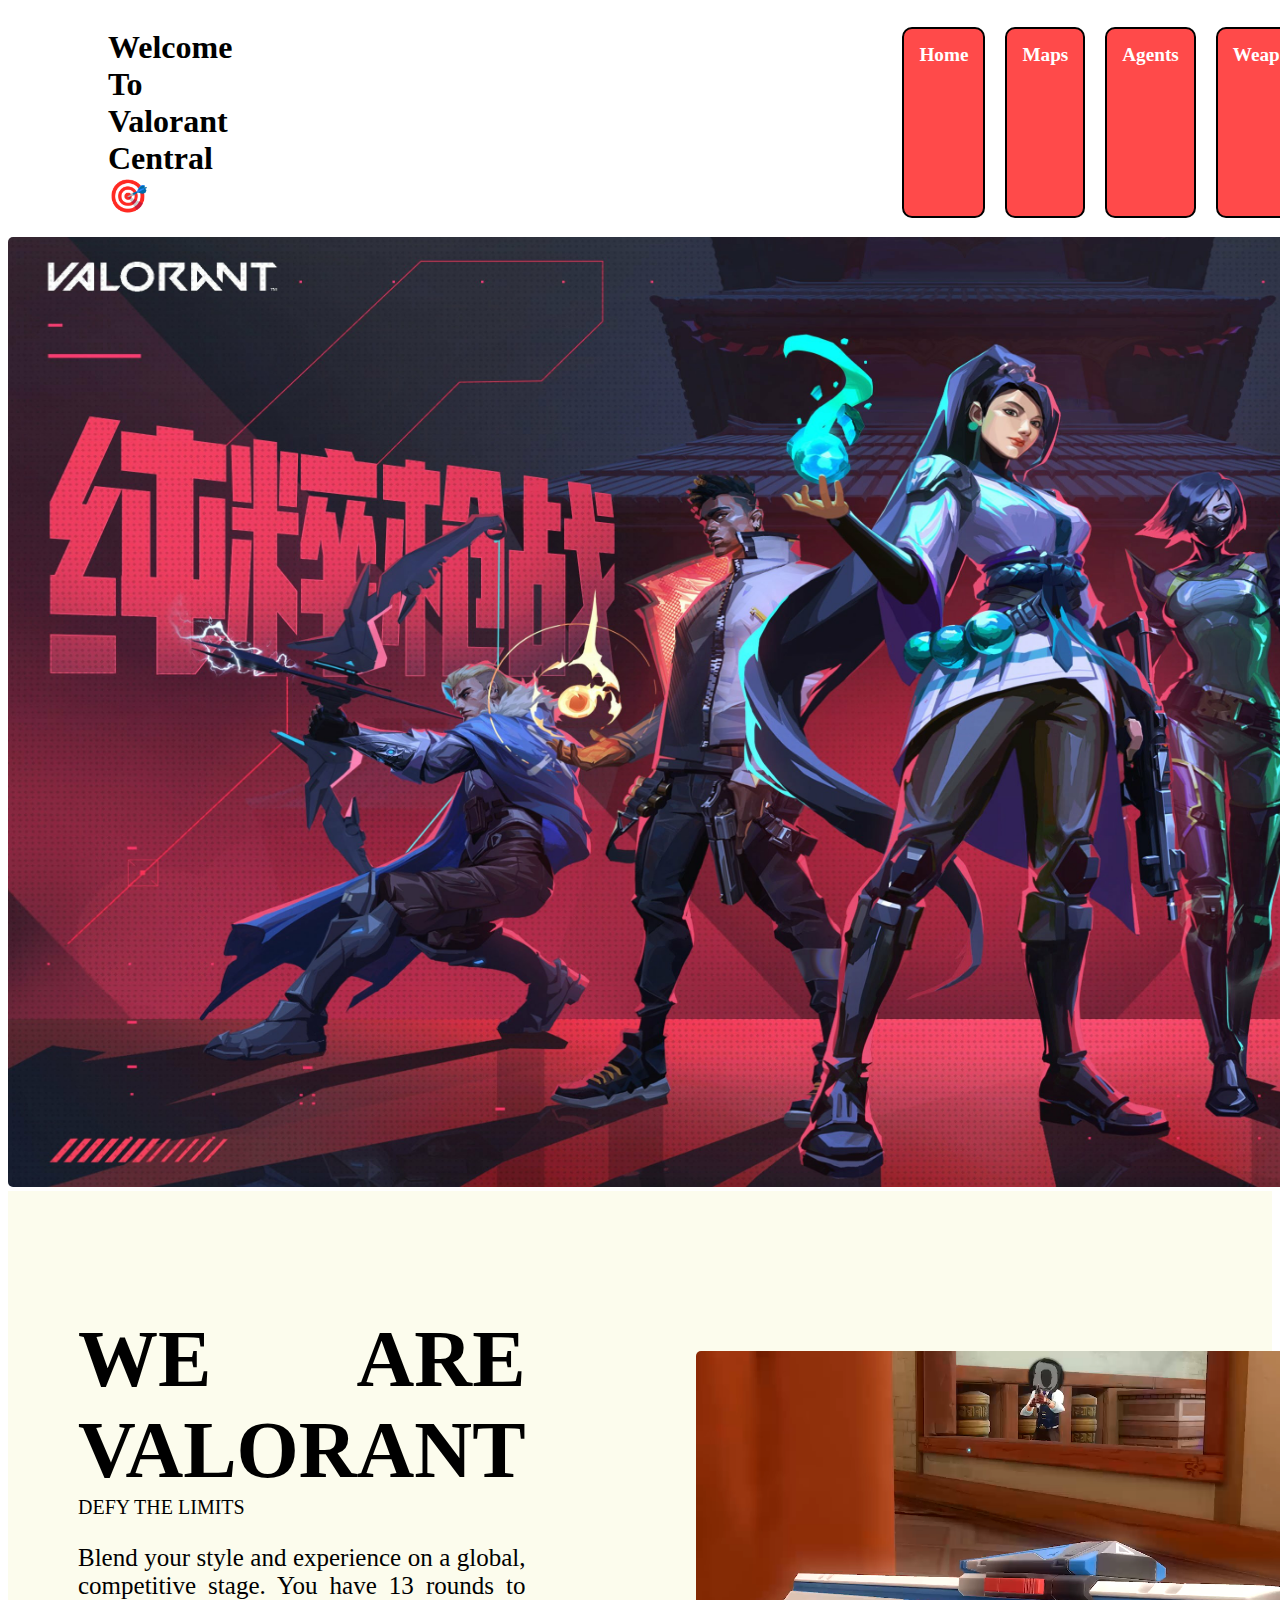
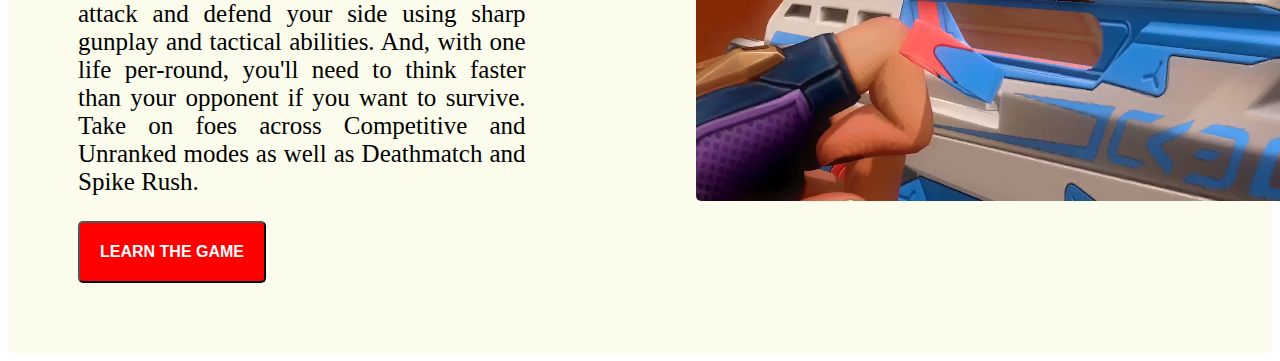
<file: index.html>
<!DOCTYPE html>
<html lang="en">
<head>
     <meta charset="UTF-8">
     <meta name="viewport" content="width=device-width, initial-scale=1.0">
     <title>Valorant Central🎯</title>
     <link rel="stylesheet" href="style.css">
</head>
<body>
     <div  class="welcome">
          <h1>Welcome To Valorant Central🎯</h1>

          <div class="welcome2">   
               <p><a target="_blank" href="index.html">Home </a></p>
               <p> <a target="_blank" href="map.html">Maps</a></p>
               <p>  <a target="_blank" href="agent.html">Agents</a></p>     
               <p><a target="_blank" href="weapon.html">Weapons</a></p>
               <p><a target="_blank" href="competitive.html">Competitive</a></p>
          </div>
     
     </div>
     <img style="border-radius: 5px;" height="950px" width="1900px" src="Media/wallpapersden.com_valorant-4k-gaming-poster-2022_3840x2160.jpg" alt="">

     <section class="second_section">
          <div>
               <h1>WE ARE VALORANT</h1>
               <small>DEFY THE LIMITS</small>
               <p>Blend your style and experience on a global, competitive stage. You have 13 rounds to attack and defend your side using sharp gunplay and tactical abilities. And, with one life per-round, you'll need to think faster than your opponent if you want to survive. Take on foes across Competitive and Unranked modes as well as Deathmatch and Spike Rush.</p>

               <button class="button"><a target="_blank" 
               href="https://playvalorant.com/en-us/agents/">LEARN THE GAME</a></button>
     
     
          </div>

          <div><video loop style="border-radius: 5px; margin:90px 20px 10px 30px ;" width="800px"  autoplay src="Media/f6ccf20dfe3f6a24ea9216bb8afaaa66740c715d.mp4"></video></div>
     </section>



     
</body>
</html>
</file>
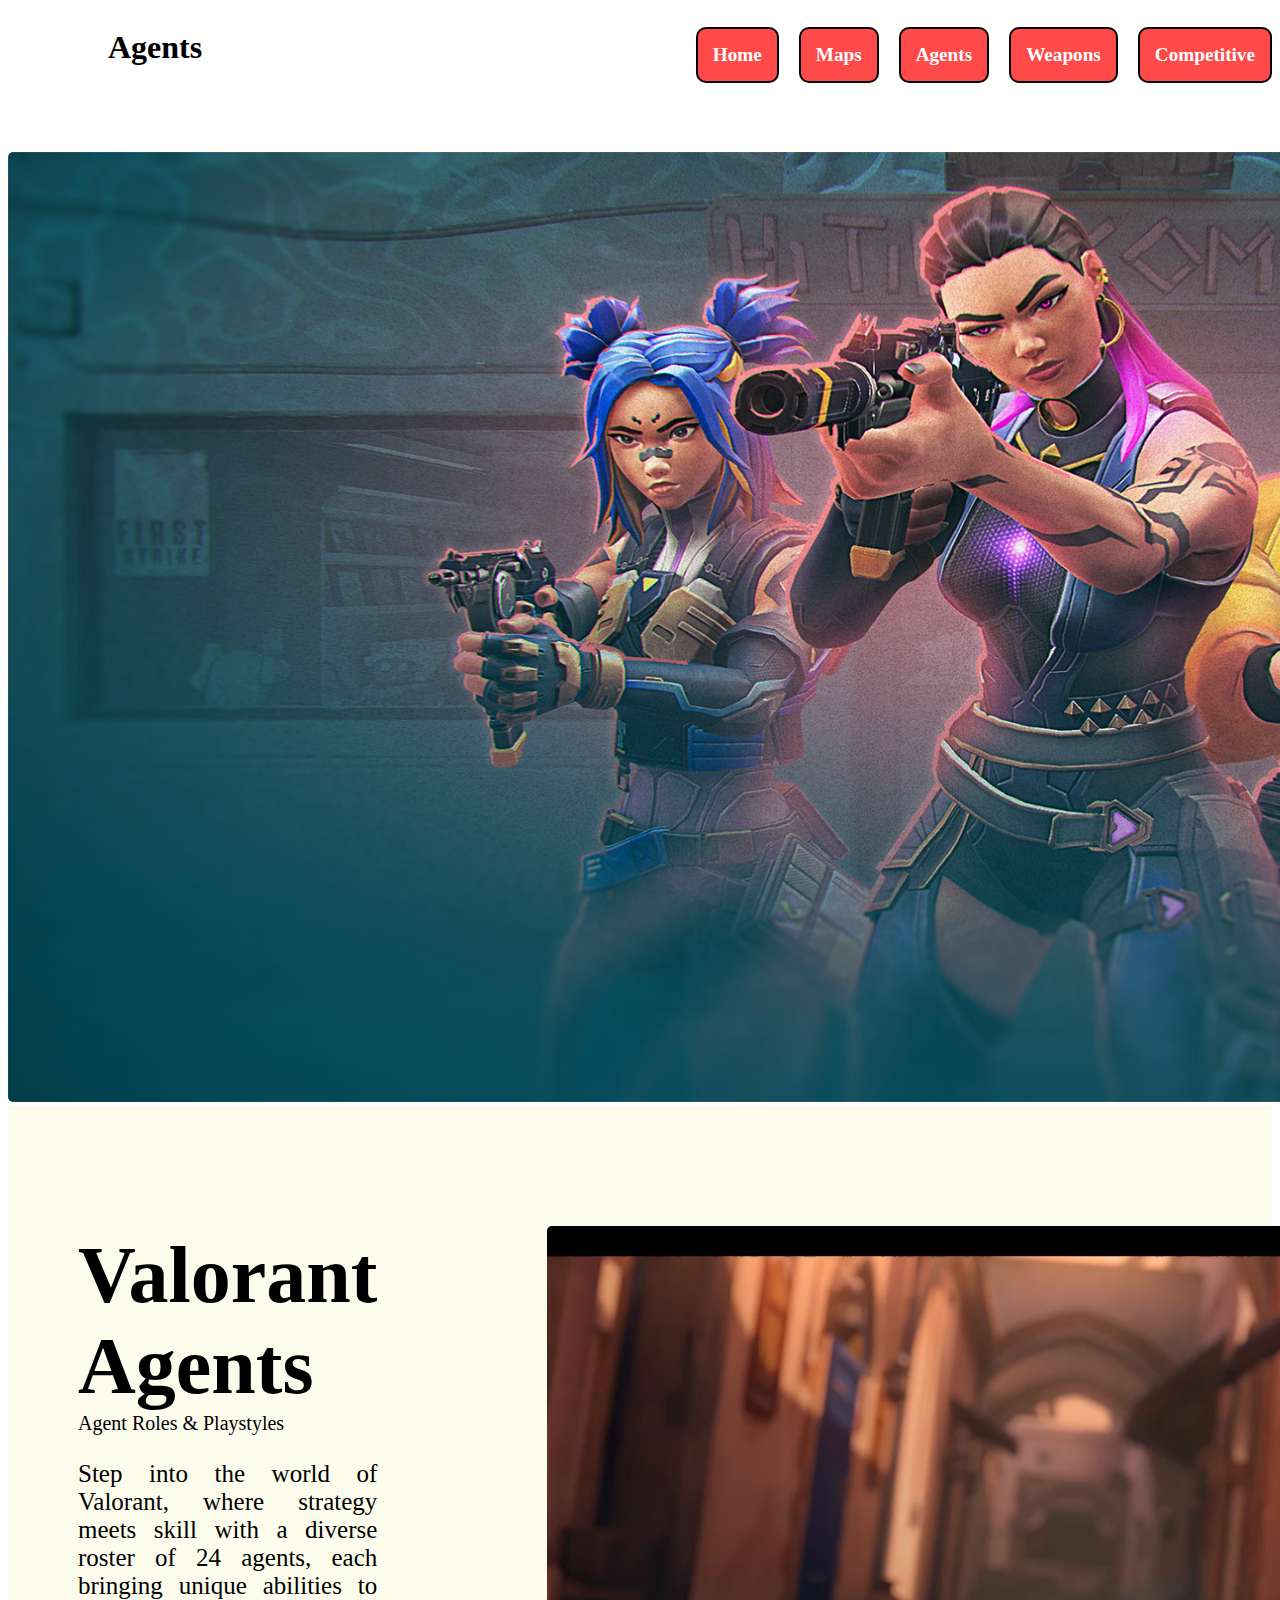
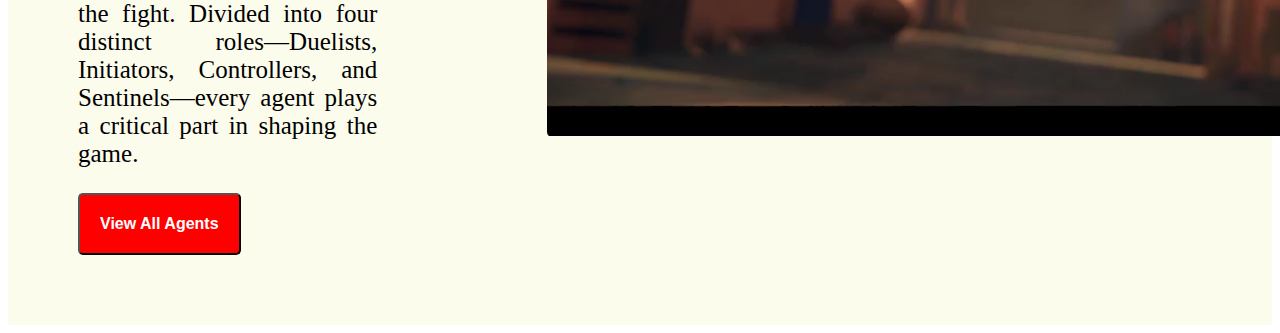
<file: agent.html>
<!DOCTYPE html>
<html lang="en">
<head>
     <meta charset="UTF-8">
     <meta name="viewport" content="width=device-width, initial-scale=1.0">
     <title>Agents</title>
     <link rel="stylesheet" href="style.css">
</head>
<body>
     <div  class="welcome">
          <h1>Agents</h1>

          <div style="margin-left: auto;margin-bottom: 50px;" class="welcome2">   
               <p><a target="_blank" href="index.html">Home </a></p>
               <p> <a target="_blank" href="map.html">Maps</a></p>
               <p>  <a target="_blank" href="agent.html">Agents</a></p>     
               <p><a target="_blank" href="weapon.html">Weapons</a></p>
               <p><a target="_blank" href="competitive.html">Competitive</a></p>
          </div>

          
     
     </div>
     <section>
          <img style="border-radius: 5px;" height="950px" width="1900px" src="Media/wallpapersden.com_valorant-2022_1920x1080.jpg" alt="">


     </section>

     <section class="second_section">
          <div>
               <h1>Valorant Agents</h1>
               <small>Agent Roles & Playstyles</small>
               <p>Step into the world of Valorant, where strategy meets skill with a diverse roster of 24 agents, each bringing unique abilities to the fight. Divided into four distinct roles—Duelists, Initiators, Controllers, and Sentinels—every agent plays a critical part in shaping the game.</p>

               <button class="button"><a target="_blank" 
               href="https://playvalorant.com/en-us/news/announcements/beginners-guide/">View All Agents</a></button>
     
     
          </div>

          <div><video loop muted  style="border-radius: 5px; margin:50px 20px 10px 30px ;" width="800px"  autoplay src="Media/409ab2fc369ba5e1fe50bac10c6676d7d1365a9f.mp4"></video></div>
     </section>
         
</body>
</html>
</file>
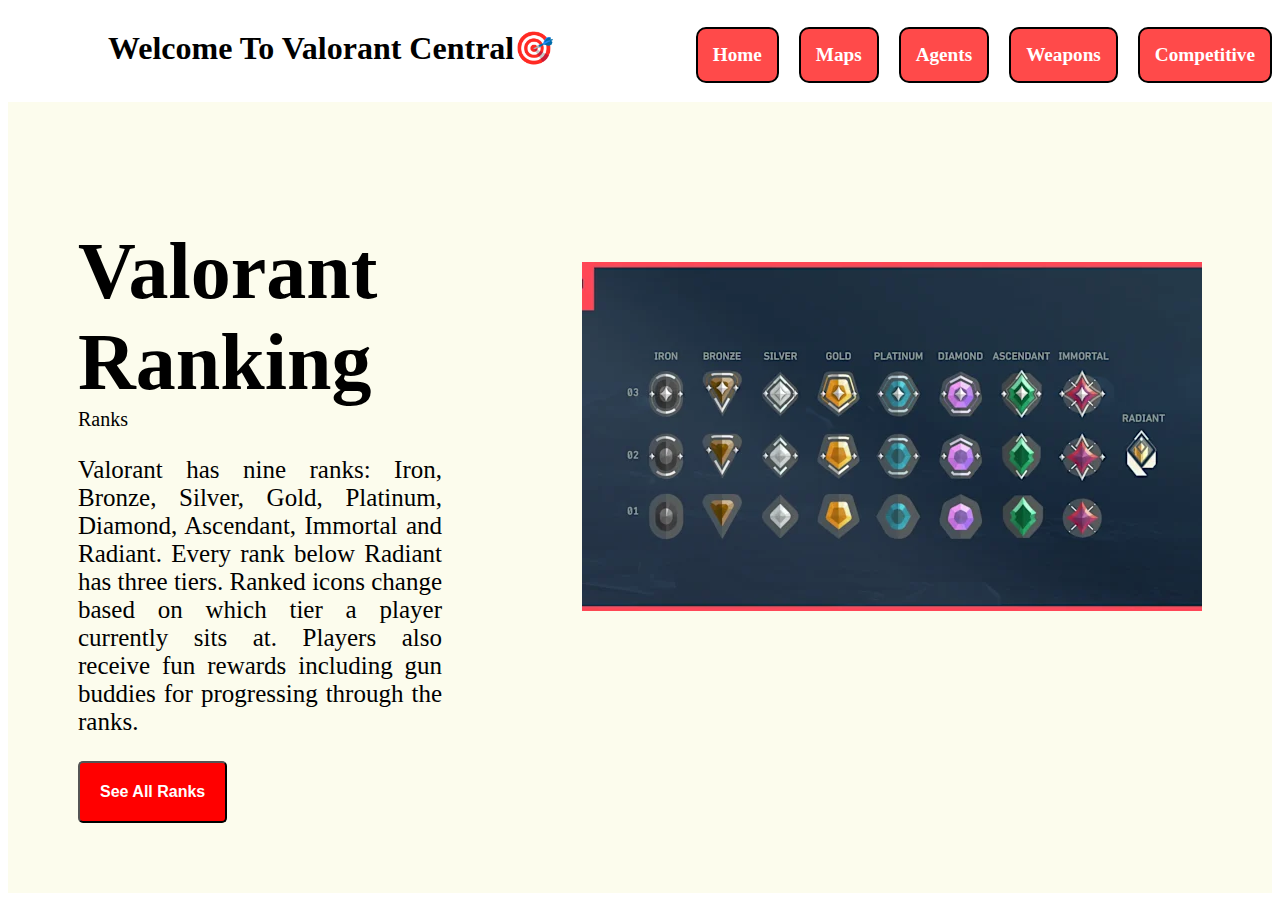
<file: competitive.html>
<!DOCTYPE html>
<html lang="en">
<head>
     <meta charset="UTF-8">
     <meta name="viewport" content="width=device-width, initial-scale=1.0">
     <title>Valorant Ranking System</title>
     <link rel="stylesheet" href="style.css">
</head>
<body>
     <div  class="welcome">
          <h1>Welcome To Valorant Central🎯</h1>

          <div style="margin-left: auto;" class="welcome2">   
               <p><a target="_blank" href="index.html">Home </a></p>
               <p> <a target="_blank" href="map.html">Maps</a></p>
               <p>  <a target="_blank" href="agent.html">Agents</a></p>     
               <p><a target="_blank" href="weapon.html">Weapons</a></p>
               <p><a target="_blank" href="competitive.html">Competitive</a></p>
          </div>
     
     </div>
     <section class="second_section">
          <div>
               <h1>Valorant Ranking</h1>
               <small>Ranks</small>
               <p>Valorant has nine ranks: Iron, Bronze, Silver, Gold, Platinum, Diamond, Ascendant, Immortal and Radiant. Every rank below Radiant has three tiers. Ranked icons change based on which tier a player currently sits at. Players also receive fun rewards including gun buddies for progressing through the ranks.</p>

               <button class="button"><a target="_blank" 
               href="https://playvalorant.com/en-us/agents/">See All Ranks</a></button>
     
     
          </div>

          <div><img style="margin-top: 90px;" src="Media/01j79gj9n5xj9f1bhb9e.webp" alt="">
     </section>
     
</body>
</html>
</file>
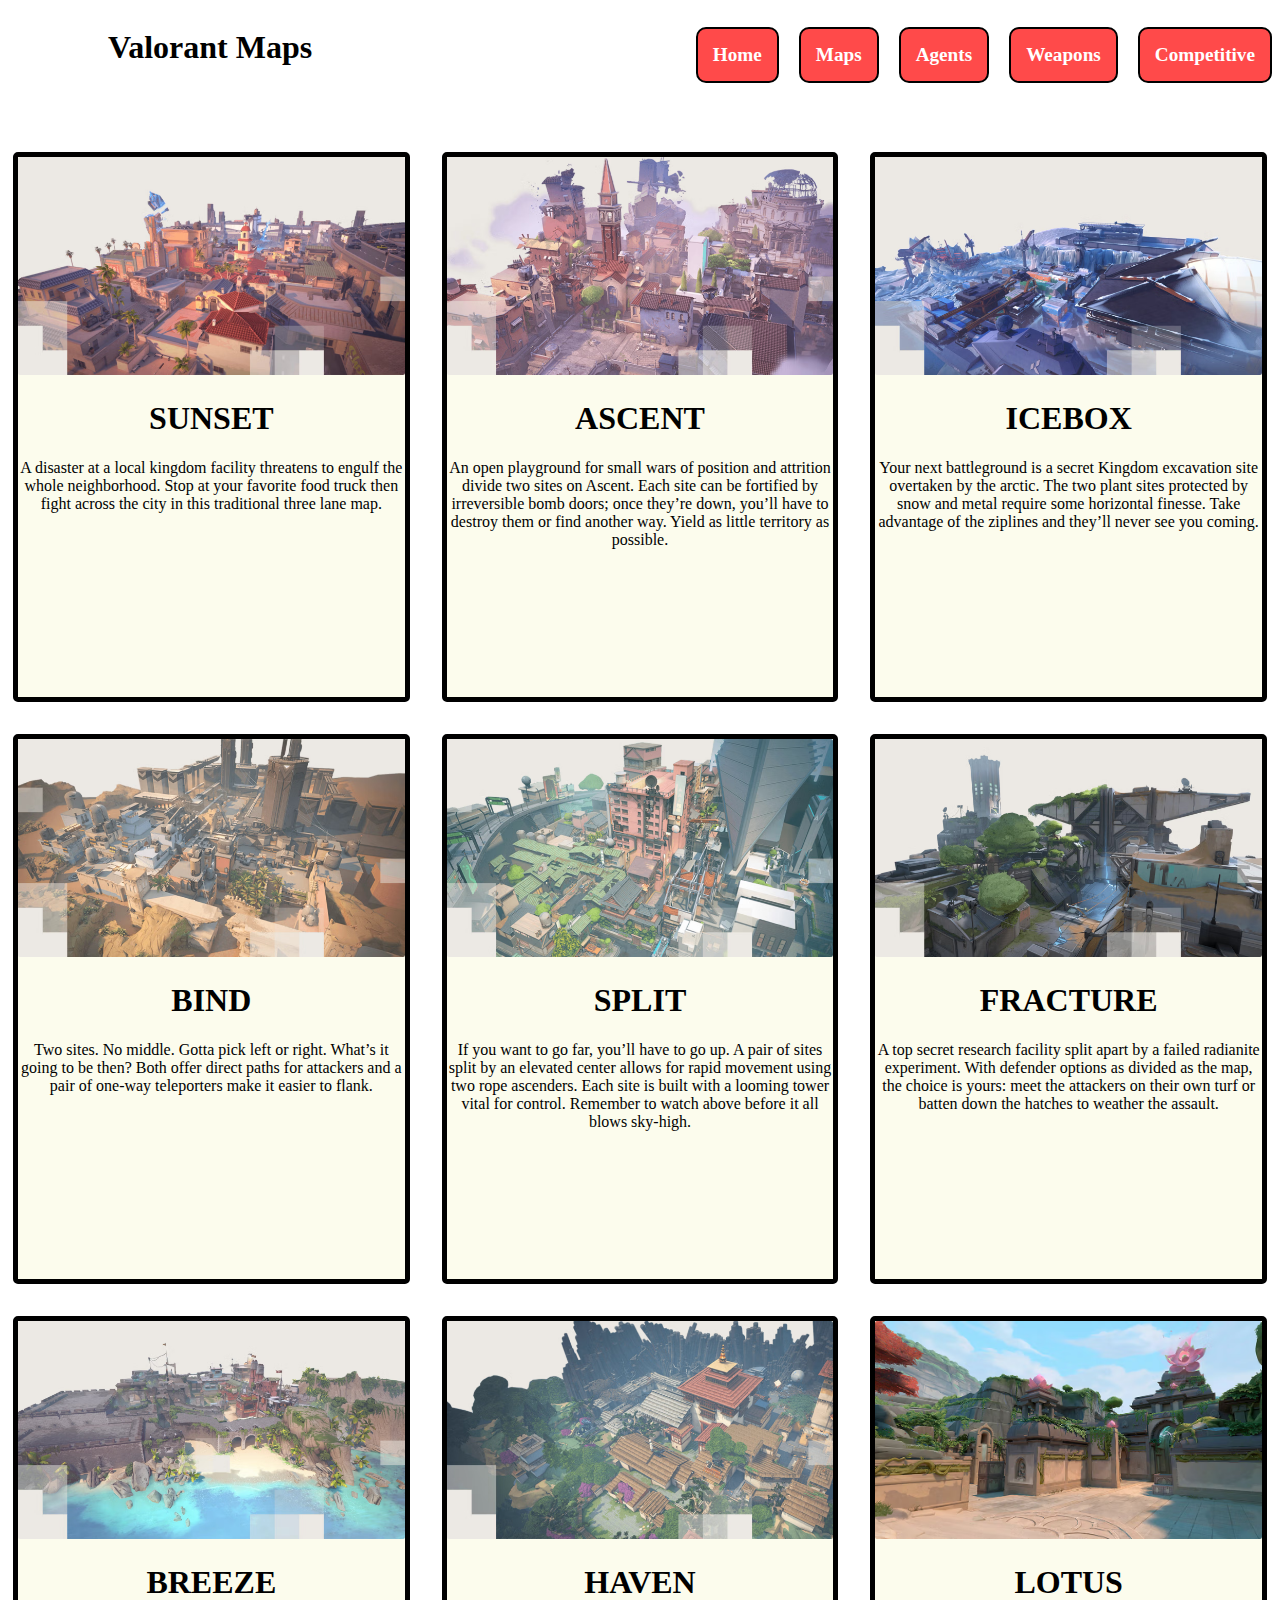
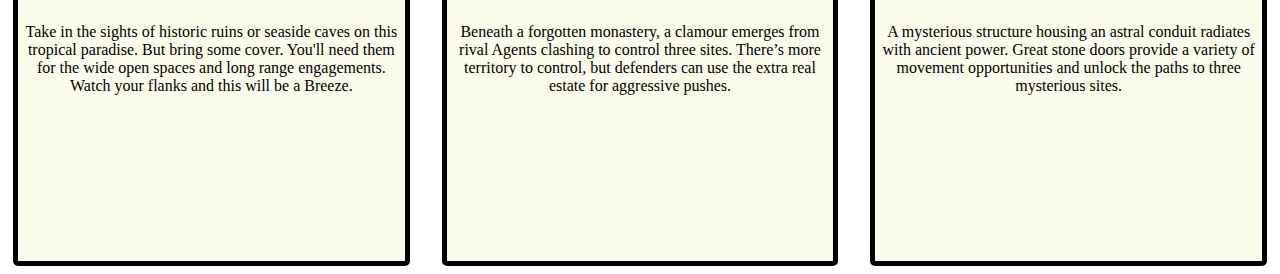
<file: map.html>
<!DOCTYPE html>
<html lang="en">
<head>
     <meta charset="UTF-8">
     <meta name="viewport" content="width=device-width, initial-scale=1.0">
     <title>Maps</title>
     <link rel="stylesheet" href="style.css">
</head>
<body>
     <div  class="welcome">
          <h1>Valorant Maps</h1>

          <div style="margin-left: auto;margin-bottom: 50px;" class="welcome2">   
               <p><a target="_blank" href="index.html">Home </a></p>
               <p> <a target="_blank" href="map.html">Maps</a></p>
               <p>  <a target="_blank" href="agent.html">Agents</a></p>     
               <p><a target="_blank" href="weapon.html">Weapons</a></p>
               <p><a target="_blank" href="competitive.html">Competitive</a></p>
          </div>
     
     </div>

     <section class="container">
          <div >
               <img  class="container_img"src="Media/maps/5101e4ee241fbfca261bf8150230236c46c8b991-3840x2160.avif" alt="">
               <h1>
                    SUNSET 
               </h1>
               <p>
                    A disaster at a local kingdom facility threatens to engulf the whole neighborhood. Stop at your favorite food truck then fight across the city in this traditional three lane map.


               </p>
          </div>
          <div "><img class="container_img" src="Media/maps/5cb7e65c04a489eccd725ce693fdc11e99982e10-3840x2160.avif" alt="">
               <h1>
                    ASCENT
               </h1>
               <p>
                    An open playground for small wars of position and attrition divide two sites on Ascent. Each site can be fortified by irreversible bomb doors; once they’re down, you’ll have to destroy them or find another way. Yield as little territory as possible.


               </p>
          </div>

          <div ><img class="container_img" src="Media/maps/72853f583a0f6b25aed54870531756483a7b61de-3840x2160.avif" alt="">
               <h1>
                    ICEBOX
               </h1>
               <p>
                    Your next battleground is a secret Kingdom excavation site overtaken by the arctic. The two plant sites protected by snow and metal require some horizontal finesse. Take advantage of the ziplines and they’ll never see you coming.

 
               </p>
          </div>

          <div ><img class="container_img" src="Media/maps/7df1e6ee284810ef0cbf8db369c214a8cbf6578c-3840x2160.avif" alt="">
               <h1>
                    BIND
               </h1>
               <p>
                    Two sites. No middle. Gotta pick left or right. What’s it going to be then? Both offer direct paths for attackers and a pair of one-way teleporters make it easier to flank.


               </p>
          </div>
          <div><img class="container_img" src="Media/maps/878d51688c0f9dd0de827162e80c40811668e0c6-3840x2160.avif" alt="">
               <h1>
                    SPLIT
               </h1>
               <p>
                    If you want to go far, you’ll have to go up. A pair of sites split by an elevated center allows for rapid movement using two rope ascenders. Each site is built with a looming tower vital for control. Remember to watch above before it all blows sky-high.


               </p>
          </div>
          <div ><img class="container_img" src="Media/maps/983a6d66978aabd3ccd4e51517298d9a0b5467d9-3840x2160.avif" alt="">
               <h1>
                    FRACTURE
               </h1>
               <p>
                    A top secret research facility split apart by a failed radianite experiment. With defender options as divided as the map, the choice is yours: meet the attackers on their own turf or batten down the hatches to weather the assault.


               </p>
          </div>
          <div ><img class="container_img" src="Media/maps/a4a0374222f9cc79f97e03dbb1122056e794176a-3840x2160.avif" alt="">
               <h1>
                    BREEZE
               </h1>
               <p>
                    Take in the sights of historic ruins or seaside caves on this tropical paradise. But bring some cover. You'll need them for the wide open spaces and long range engagements. Watch your flanks and this will be a Breeze.


               </p>
               
          </div>
          <div ><img class="container_img" src="Media/maps/bccc7b5f8647a4f654d4bb359247bce6e82c77ab-3840x2160.avif" alt="">
               <h1>
                    HAVEN
               </h1>
               <p>
                    Beneath a forgotten monastery, a clamour emerges from rival Agents clashing to control three sites. There’s more territory to control, but defenders can use the extra real estate for aggressive pushes.


               </p>
          </div>
          <div ><img class="container_img" src="Media/maps/c9b83d7eaa670c32a1234484eb590729f9507bed-915x515.avif" alt="">
               <h1>
                    LOTUS
               </h1>
               <p>
                    A mysterious structure housing an astral conduit radiates with ancient power. Great stone doors provide a variety of movement opportunities and unlock the paths to three mysterious sites.


               </p>
          </div>

          

     </section>     
</body>
</html>
</file>
<file: style.css>
.welcome{
     display: flex;
     /* border: solid red 5px; */
     margin-left: 100px;
     margin-top: 5px;
     
}

.welcome2{
     margin-left: 650px;
     /* margin-top: 3px; */
     display: flex;
}
.welcome2>p{


     font-weight: 700;
     font-size: larger;
     border: solid black 2px;
     margin-left: 20px;
     padding-left:15px ;
     padding-right: 15px;
     padding-top: 15px;
     padding-bottom: 15px;
     border-radius: 10px;
     background-color:rgb(255, 74, 74);
}
a{
     text-decoration: none;
     color: rgb(255, 255, 255);

}
.welcome2>p:hover{
     background-color: rgb(0, 0, 0);
     
}

.second_section{
     display: flex;
     background-color: rgb(252, 252, 237);
     /* border: solid black 5px; */
     /* margin: 25px; */

}

.second_section>div>h1{
     font-size: 80px;
     margin-bottom: 0px;
}

.second_section>div>p{
     font-size: 25px;
}
.second_section>div>small{
     font-size: 20px;
}
.second_section>div{
     margin: 70px;
     text-align: justify;
     
}

.button:hover{background-color: rgb(0, 0, 0);

}
.button{
     padding:20px ;
     font-weight: 700;
     border-radius: 5px;
     background-color: red;
}
.button>a{
     color: white;
     font-size: larger;
}
.container{
     display: grid;
     /* border: solid black; */
     grid-template-rows: 550px 550px 550px  ; 
     grid-template-columns: 1fr 1fr 1fr;
     grid-gap: 2em;
     margin-left: 5px;
     margin-right: 5px;


     

     

}
.container>div{
     background-color: rgb(255, 255, 255);
     border: solid black 5px;
     border-radius: 5px;
     /* padding: 5px; */
     text-align: center;
     background-color: rgb(252, 252, 237);
}

.container_img{
     width: 100%;
     border-radius: 2px;
}
</file>
